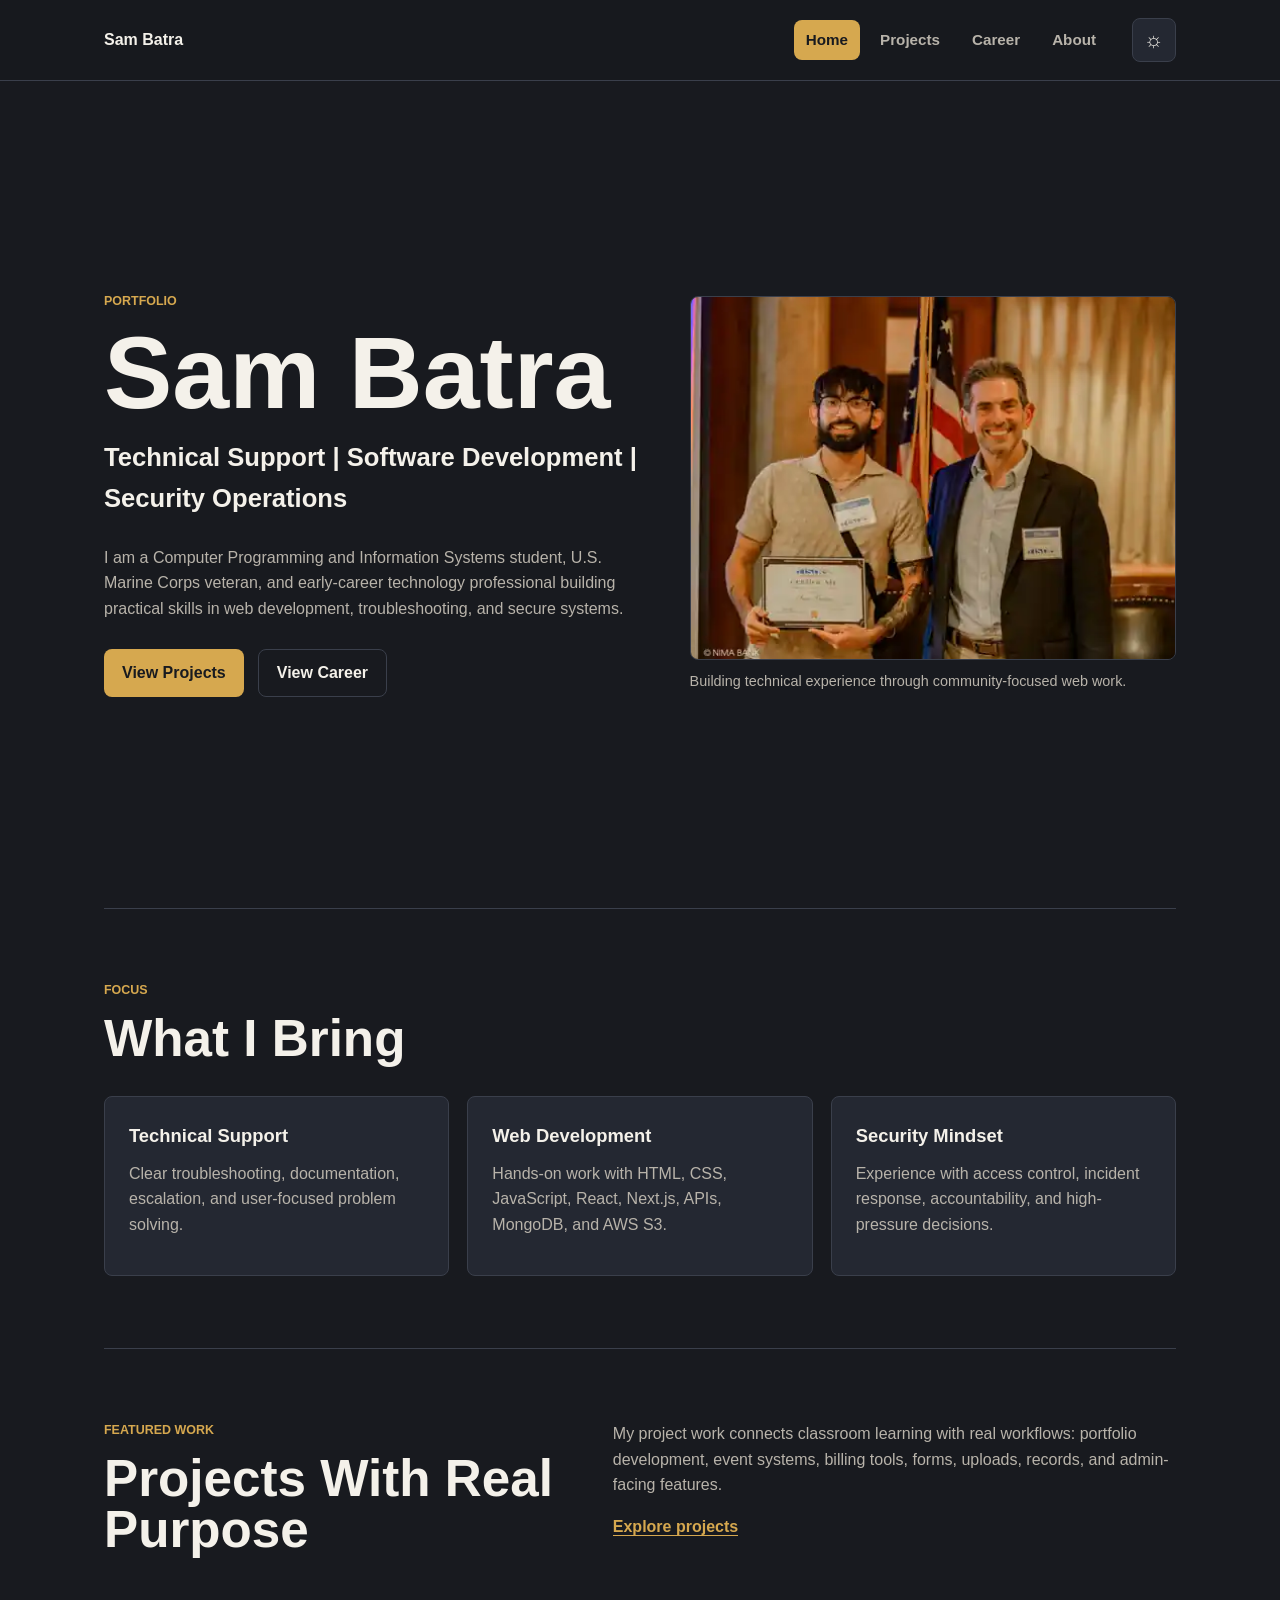
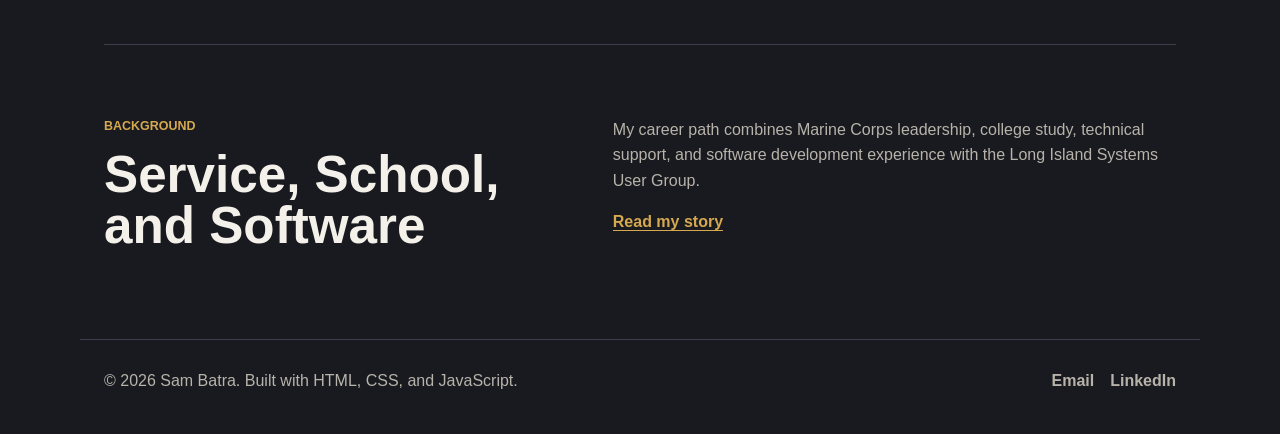
<file: index.html>
<!DOCTYPE html>
<html lang="en">
<head>
    <meta charset="UTF-8">
    <meta name="viewport" content="width=device-width, initial-scale=1.0">
    <title>Sam Batra | Portfolio</title>
    <link rel="stylesheet" href="styles.css">
    <script src="script.js" defer></script>
</head>

<body>
    <header class="site-header">
        <nav class="nav-container" aria-label="Main navigation">
            <a class="logo" href="index.html">Sam Batra</a>

            <button class="nav-toggle" type="button" aria-label="Open navigation" aria-expanded="false" aria-controls="primary-navigation">
                Menu
            </button>

            <div class="primary-nav" id="primary-navigation">
                <a class="active" href="index.html" aria-current="page">Home</a>
                <a href="projects/index.html">Projects</a>
                <a href="career/index.html">Career</a>
                <a href="about/index.html">About</a>
            </div>

            <button class="theme-toggle" type="button" aria-label="Switch to light theme" aria-pressed="false" title="Switch to light theme">
                <span class="theme-icon" aria-hidden="true">&#9788;</span>
            </button>
        </nav>
    </header>

    <main>
        <section class="hero">
            <div class="hero-content">
                <p class="eyebrow">Portfolio</p>
                <h1>Sam Batra</h1>
                <p class="hero-subtitle">Technical Support | Software Development | Security Operations</p>
                <p>
                    I am a Computer Programming and Information Systems student, U.S. Marine Corps veteran,
                    and early-career technology professional building practical skills in web development,
                    troubleshooting, and secure systems.
                </p>

                <div class="hero-actions">
                    <a class="button primary-button" href="projects/index.html">View Projects</a>
                    <a class="button secondary-button" href="career/index.html">View Career</a>
                </div>
            </div>

            <figure class="hero-media">
                <img src="images/sam_batra_lisug_horizons1.webp" alt="Sam Batra at a Long Island Systems User Group event">
                <figcaption>Building technical experience through community-focused web work.</figcaption>
            </figure>
        </section>

        <section class="section">
            <div class="section-header reveal-item">
                <p class="eyebrow">Focus</p>
                <h2>What I Bring</h2>
            </div>

            <div class="feature-grid">
                <article class="feature-card reveal-item">
                    <h3>Technical Support</h3>
                    <p>Clear troubleshooting, documentation, escalation, and user-focused problem solving.</p>
                </article>

                <article class="feature-card reveal-item" data-reveal-delay="1">
                    <h3>Web Development</h3>
                    <p>Hands-on work with HTML, CSS, JavaScript, React, Next.js, APIs, MongoDB, and AWS S3.</p>
                </article>

                <article class="feature-card reveal-item" data-reveal-delay="2">
                    <h3>Security Mindset</h3>
                    <p>Experience with access control, incident response, accountability, and high-pressure decisions.</p>
                </article>
            </div>
        </section>

        <section class="section split-section reveal-item">
            <div>
                <p class="eyebrow">Featured Work</p>
                <h2>Projects With Real Purpose</h2>
            </div>

            <div class="section-copy">
                <p>
                    My project work connects classroom learning with real workflows: portfolio development,
                    event systems, billing tools, forms, uploads, records, and admin-facing features.
                </p>
                <a class="text-link" href="projects/index.html">Explore projects</a>
            </div>
        </section>

        <section class="section split-section reveal-item">
            <div>
                <p class="eyebrow">Background</p>
                <h2>Service, School, and Software</h2>
            </div>

            <div class="section-copy">
                <p>
                    My career path combines Marine Corps leadership, college study, technical support, and
                    software development experience with the Long Island Systems User Group.
                </p>
                <a class="text-link" href="about/index.html">Read my story</a>
            </div>
        </section>
    </main>

    <footer class="site-footer">
        <p>&copy; <time class="current-year" datetime="2026">2026</time> Sam Batra. Built with HTML, CSS, and JavaScript.</p>
        <div class="footer-links">
            <a href="mailto:s.batra0609@gmail.com">Email</a>
            <a href="https://www.linkedin.com/in/sambatra223/" target="_blank" rel="noopener noreferrer">LinkedIn</a>
        </div>
    </footer>

    <button class="back-to-top" type="button" aria-label="Back to top" title="Back to top" hidden>
        <span aria-hidden="true">&#8593;</span>
    </button>
</body>
</html>
</file>
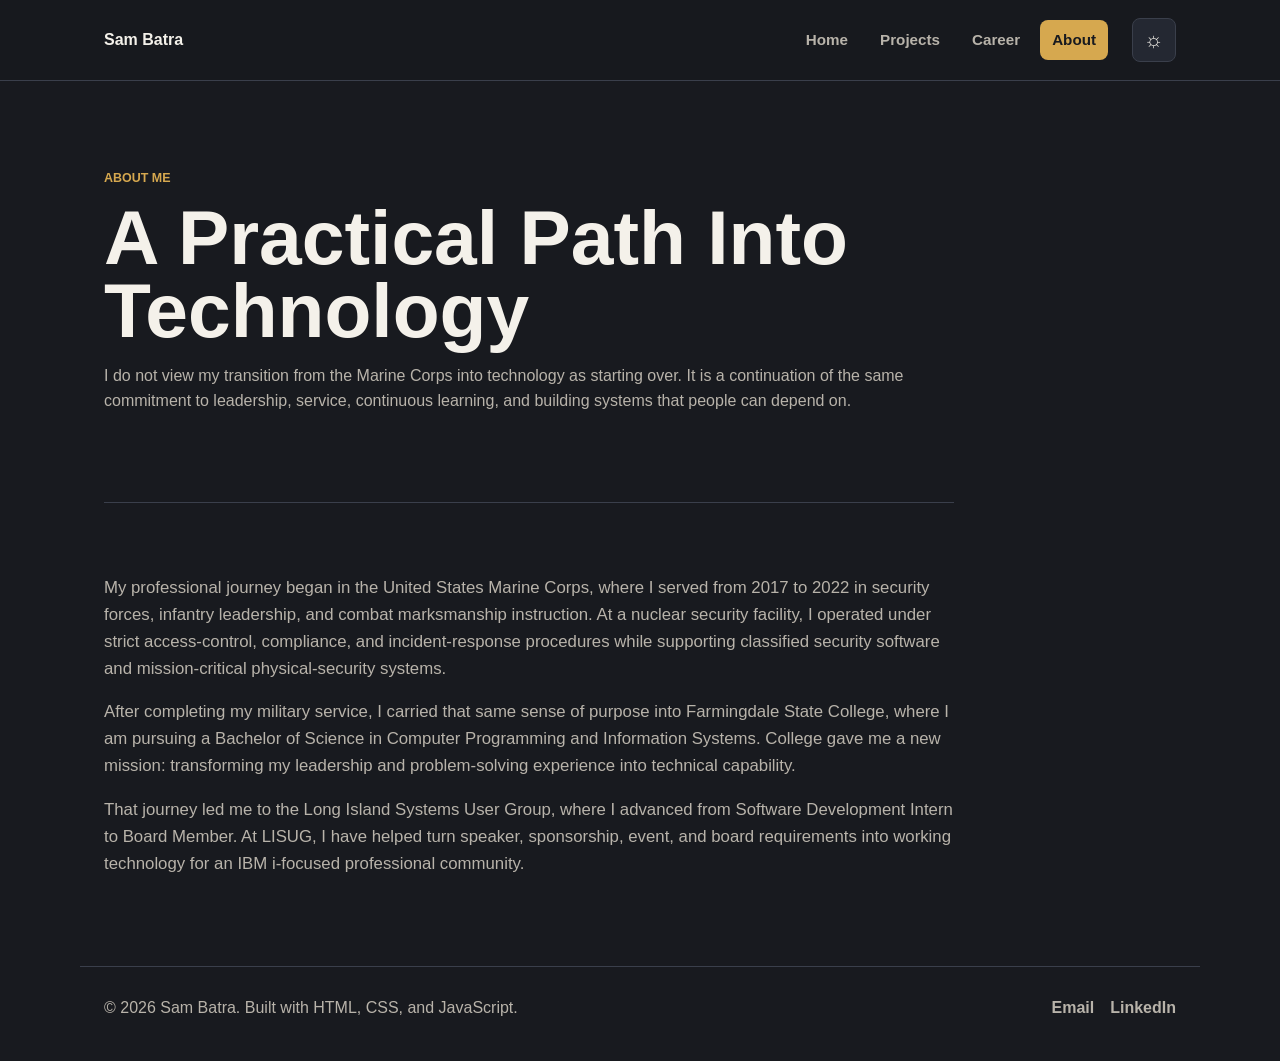
<file: about/index.html>
<!DOCTYPE html>
<html lang="en">
<head>
    <meta charset="UTF-8">
    <meta name="viewport" content="width=device-width, initial-scale=1.0">
    <title>About | Sam Batra</title>
    <link rel="stylesheet" href="../styles.css">
    <script src="../script.js" defer></script>
</head>

<body>
    <header class="site-header">
        <nav class="nav-container" aria-label="Main navigation">
            <a class="logo" href="../index.html">Sam Batra</a>

            <button class="nav-toggle" type="button" aria-label="Open navigation" aria-expanded="false" aria-controls="primary-navigation">
                Menu
            </button>

            <div class="primary-nav" id="primary-navigation">
                <a href="../index.html">Home</a>
                <a href="../projects/index.html">Projects</a>
                <a href="../career/index.html">Career</a>
                <a class="active" href="index.html" aria-current="page">About</a>
            </div>

            <button class="theme-toggle" type="button" aria-label="Switch to light theme" aria-pressed="false" title="Switch to light theme">
                <span class="theme-icon" aria-hidden="true">&#9788;</span>
            </button>
        </nav>
    </header>

    <main>
        <section class="about-hero">
            <div class="about-copy">
                <p class="eyebrow">About Me</p>
                <h1>A Practical Path Into Technology</h1>
                <p>
                    I do not view my transition from the Marine Corps into technology as starting over.
                    It is a continuation of the same commitment to leadership, service, continuous
                    learning, and building systems that people can depend on.
                </p>
            </div>
        </section>

        <section class="section story-section">
            <p class="reveal-item">
                My professional journey began in the United States Marine Corps, where I served from
                2017 to 2022 in security forces, infantry leadership, and combat marksmanship instruction.
                At a nuclear security facility, I operated under strict access-control, compliance, and
                incident-response procedures while supporting classified security software and mission-critical
                physical-security systems.
            </p>

            <p class="reveal-item">
                After completing my military service, I carried that same sense of purpose into Farmingdale
                State College, where I am pursuing a Bachelor of Science in Computer Programming and
                Information Systems. College gave me a new mission: transforming my leadership and
                problem-solving experience into technical capability.
            </p>

            <p class="reveal-item">
                That journey led me to the Long Island Systems User Group, where I advanced from Software
                Development Intern to Board Member. At LISUG, I have helped turn speaker, sponsorship,
                event, and board requirements into working technology for an IBM i-focused professional
                community.
            </p>
        </section>
    </main>

    <footer class="site-footer">
        <p>&copy; <time class="current-year" datetime="2026">2026</time> Sam Batra. Built with HTML, CSS, and JavaScript.</p>
        <div class="footer-links">
            <a href="mailto:s.batra0609@gmail.com">Email</a>
            <a href="https://www.linkedin.com/in/sambatra223/" target="_blank" rel="noopener noreferrer">LinkedIn</a>
        </div>
    </footer>

    <button class="back-to-top" type="button" aria-label="Back to top" title="Back to top" hidden>
        <span aria-hidden="true">&#8593;</span>
    </button>
</body>
</html>
</file>
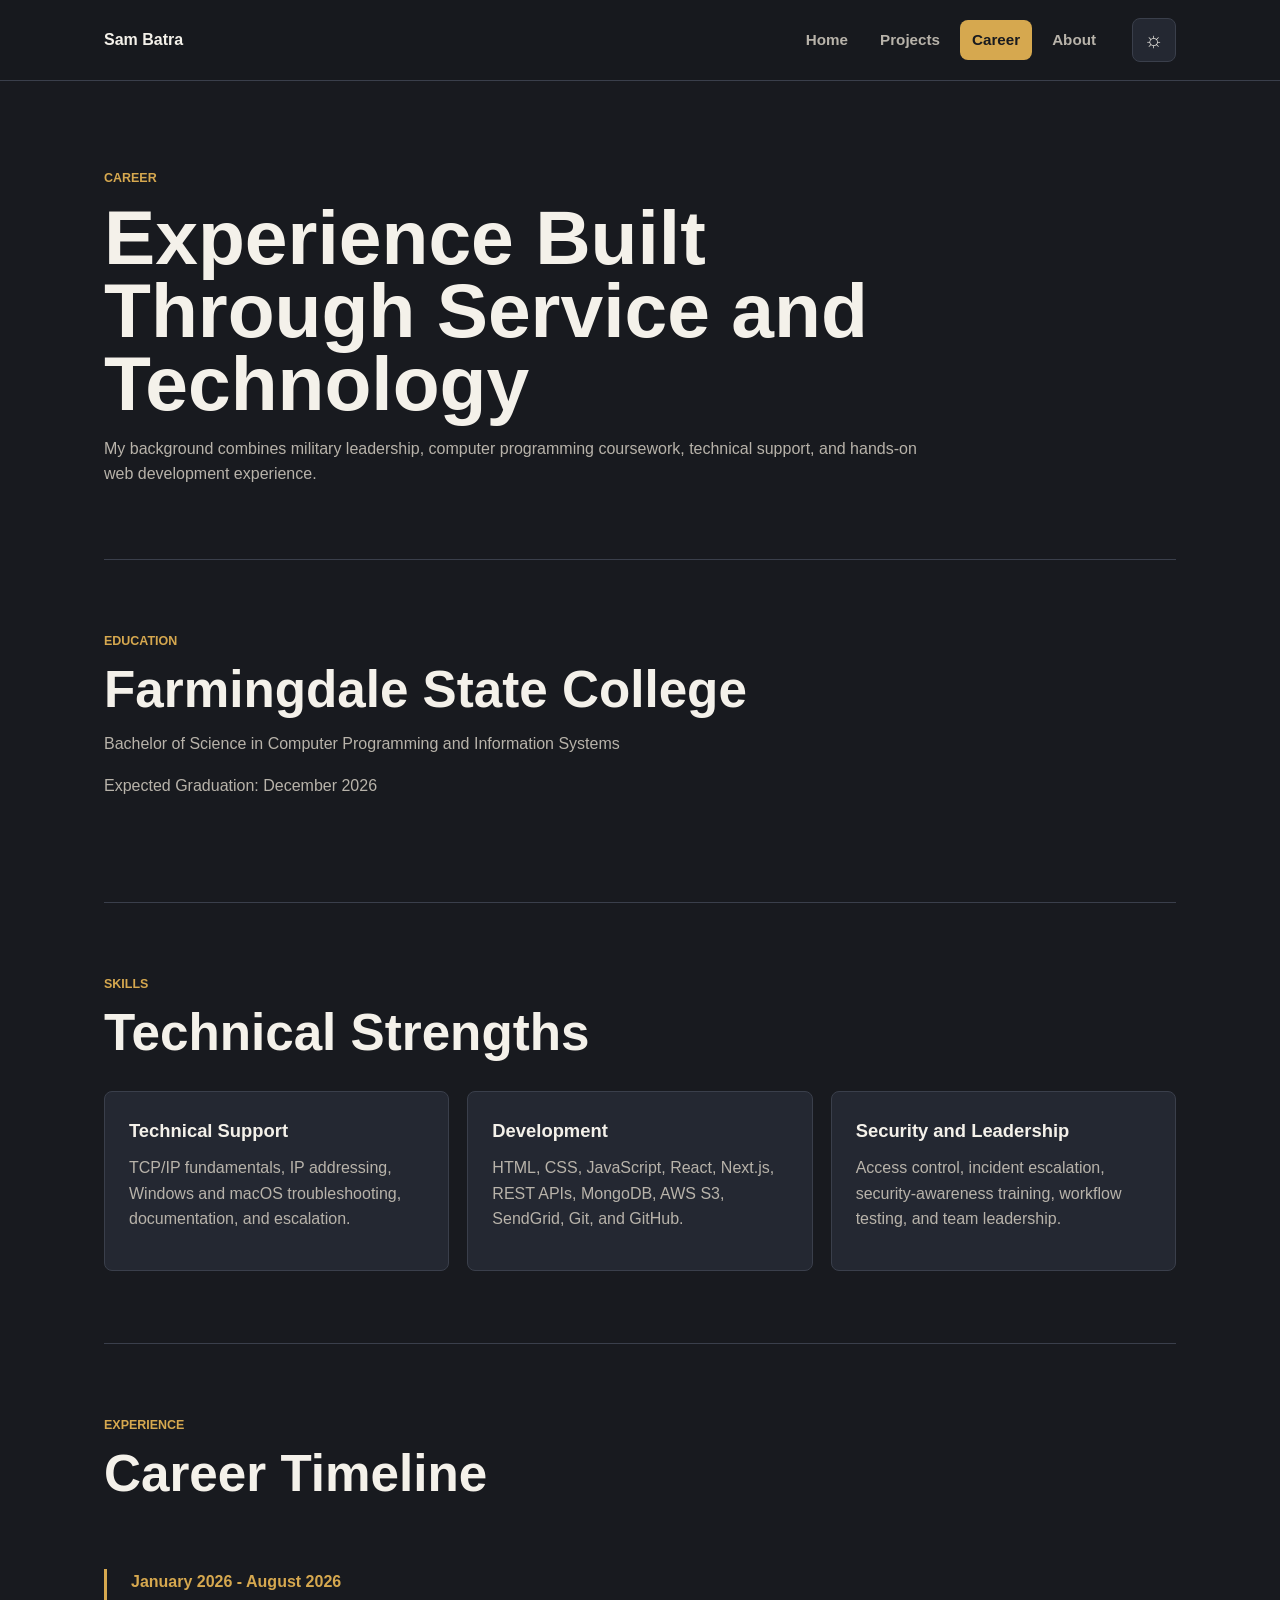
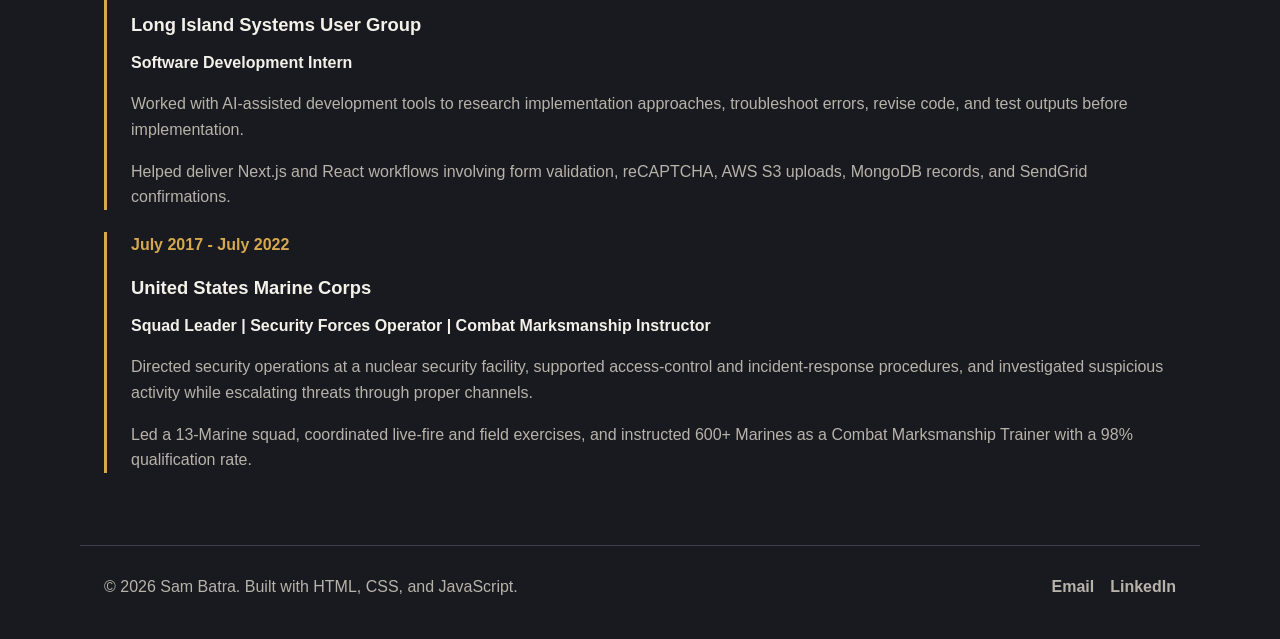
<file: career/index.html>
<!DOCTYPE html>
<html lang="en">
<head>
    <meta charset="UTF-8">
    <meta name="viewport" content="width=device-width, initial-scale=1.0">
    <title>Career | Sam Batra</title>
    <link rel="stylesheet" href="../styles.css">
    <script src="../script.js" defer></script>
</head>

<body>
    <header class="site-header">
        <nav class="nav-container" aria-label="Main navigation">
            <a class="logo" href="../index.html">Sam Batra</a>

            <button class="nav-toggle" type="button" aria-label="Open navigation" aria-expanded="false" aria-controls="primary-navigation">
                Menu
            </button>

            <div class="primary-nav" id="primary-navigation">
                <a href="../index.html">Home</a>
                <a href="../projects/index.html">Projects</a>
                <a class="active" href="index.html" aria-current="page">Career</a>
                <a href="../about/index.html">About</a>
            </div>

            <button class="theme-toggle" type="button" aria-label="Switch to light theme" aria-pressed="false" title="Switch to light theme">
                <span class="theme-icon" aria-hidden="true">&#9788;</span>
            </button>
        </nav>
    </header>

    <main>
        <section class="page-hero">
            <p class="eyebrow">Career</p>
            <h1>Experience Built Through Service and Technology</h1>
            <p>
                My background combines military leadership, computer programming coursework,
                technical support, and hands-on web development experience.
            </p>
        </section>

        <section class="section">
            <div class="section-header reveal-item">
                <p class="eyebrow">Education</p>
                <h2>Farmingdale State College</h2>
                <p>Bachelor of Science in Computer Programming and Information Systems</p>
                <p>Expected Graduation: December 2026</p>
            </div>
        </section>

        <section class="section">
            <div class="section-header reveal-item">
                <p class="eyebrow">Skills</p>
                <h2>Technical Strengths</h2>
            </div>

            <div class="feature-grid">
                <article class="feature-card reveal-item">
                    <h3>Technical Support</h3>
                    <p>TCP/IP fundamentals, IP addressing, Windows and macOS troubleshooting, documentation, and escalation.</p>
                </article>

                <article class="feature-card reveal-item" data-reveal-delay="1">
                    <h3>Development</h3>
                    <p>HTML, CSS, JavaScript, React, Next.js, REST APIs, MongoDB, AWS S3, SendGrid, Git, and GitHub.</p>
                </article>

                <article class="feature-card reveal-item" data-reveal-delay="2">
                    <h3>Security and Leadership</h3>
                    <p>Access control, incident escalation, security-awareness training, workflow testing, and team leadership.</p>
                </article>
            </div>
        </section>

        <section class="section timeline">
            <div class="section-header reveal-item">
                <p class="eyebrow">Experience</p>
                <h2>Career Timeline</h2>
            </div>

            <article class="timeline-item reveal-item">
                <p class="timeline-date">January 2026 - August 2026</p>
                <h3>Long Island Systems User Group</h3>
                <p class="role">Software Development Intern</p>
                <p>
                    Worked with AI-assisted development tools to research implementation approaches,
                    troubleshoot errors, revise code, and test outputs before implementation.
                </p>
                <p>
                    Helped deliver Next.js and React workflows involving form validation, reCAPTCHA,
                    AWS S3 uploads, MongoDB records, and SendGrid confirmations.
                </p>
            </article>

            <article class="timeline-item reveal-item">
                <p class="timeline-date">July 2017 - July 2022</p>
                <h3>United States Marine Corps</h3>
                <p class="role">Squad Leader | Security Forces Operator | Combat Marksmanship Instructor</p>
                <p>
                    Directed security operations at a nuclear security facility, supported access-control
                    and incident-response procedures, and investigated suspicious activity while escalating
                    threats through proper channels.
                </p>
                <p>
                    Led a 13-Marine squad, coordinated live-fire and field exercises, and instructed
                    600+ Marines as a Combat Marksmanship Trainer with a 98% qualification rate.
                </p>
            </article>
        </section>
    </main>

    <footer class="site-footer">
        <p>&copy; <time class="current-year" datetime="2026">2026</time> Sam Batra. Built with HTML, CSS, and JavaScript.</p>
        <div class="footer-links">
            <a href="mailto:s.batra0609@gmail.com">Email</a>
            <a href="https://www.linkedin.com/in/sambatra223/" target="_blank" rel="noopener noreferrer">LinkedIn</a>
        </div>
    </footer>

    <button class="back-to-top" type="button" aria-label="Back to top" title="Back to top" hidden>
        <span aria-hidden="true">&#8593;</span>
    </button>
</body>
</html>
</file>
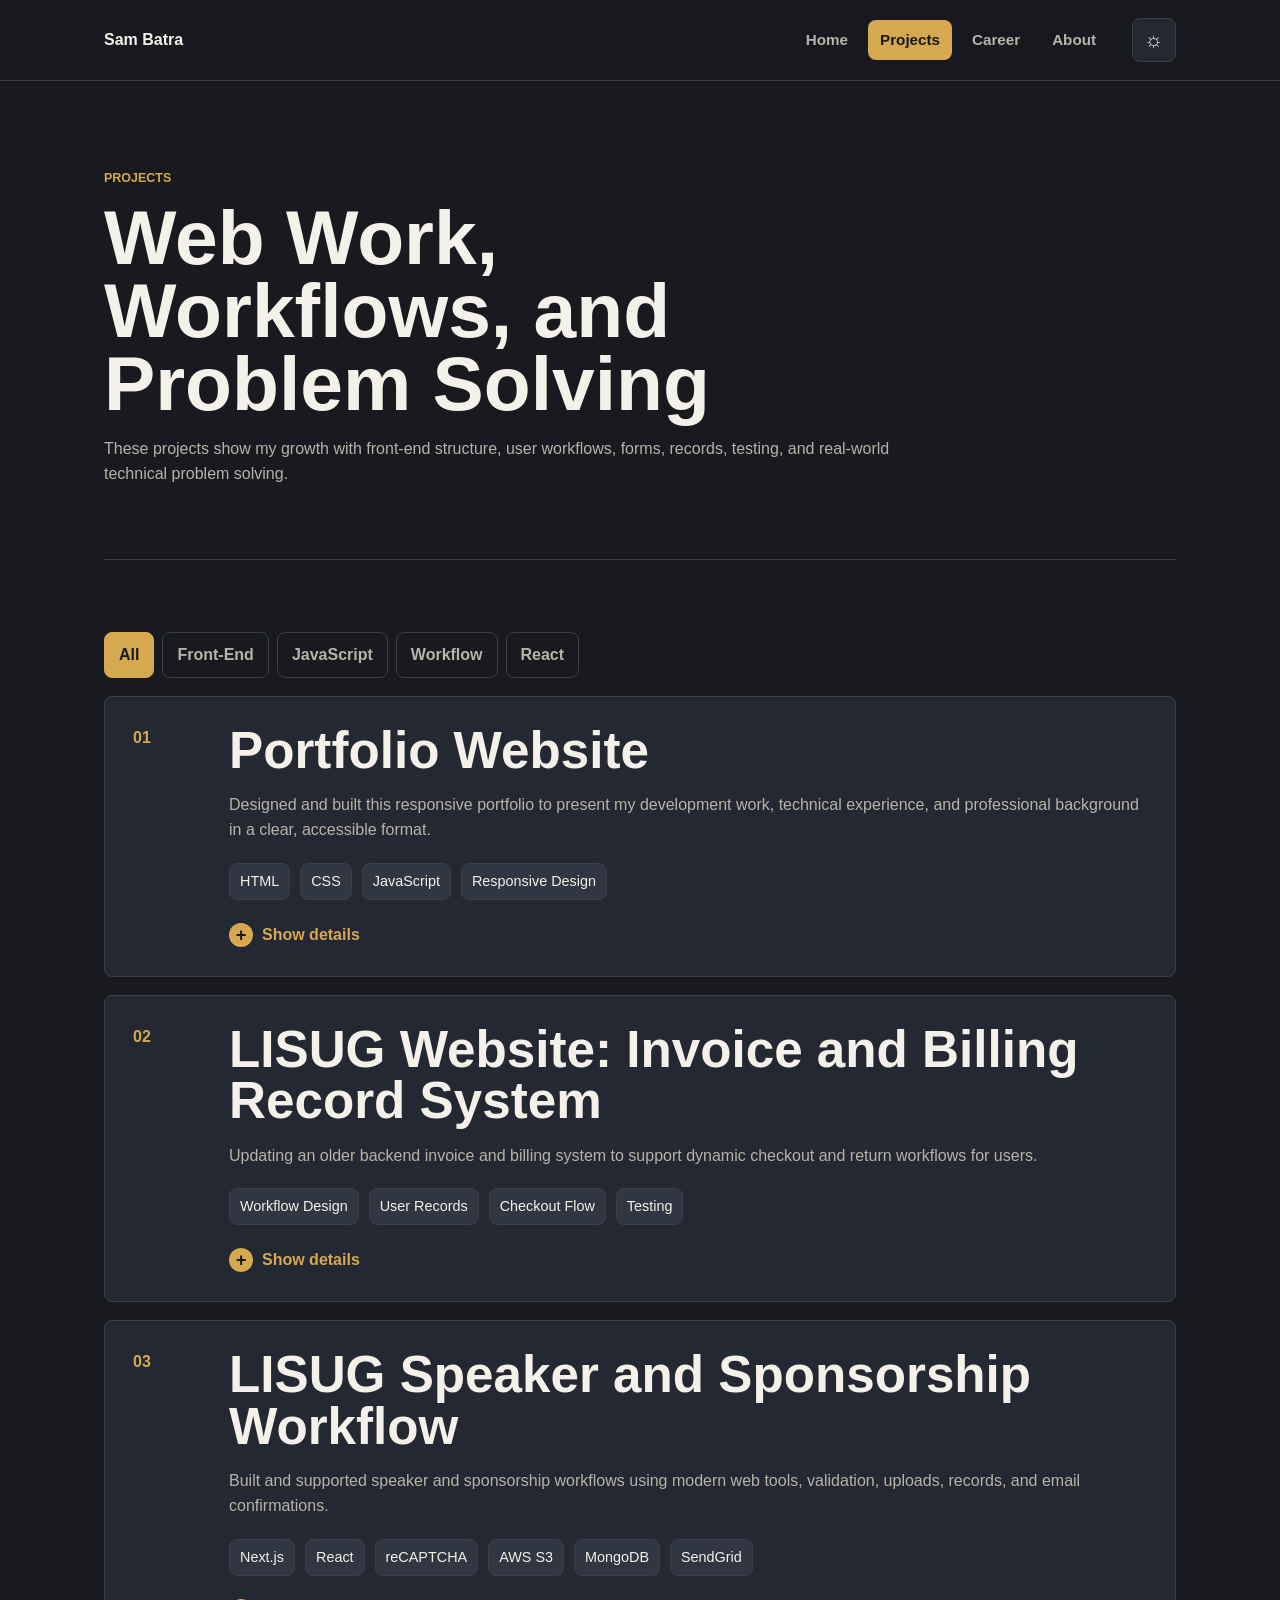
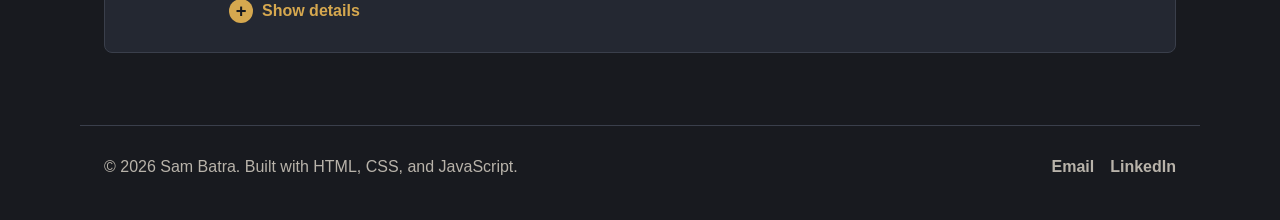
<file: projects/index.html>
<!DOCTYPE html>
<html lang="en">
<head>
    <meta charset="UTF-8">
    <meta name="viewport" content="width=device-width, initial-scale=1.0">
    <title>Projects | Sam Batra</title>
    <link rel="stylesheet" href="../styles.css">
    <script src="../script.js" defer></script>
</head>

<body>
    <header class="site-header">
        <nav class="nav-container" aria-label="Main navigation">
            <a class="logo" href="../index.html">Sam Batra</a>

            <button class="nav-toggle" type="button" aria-label="Open navigation" aria-expanded="false" aria-controls="primary-navigation">
                Menu
            </button>

            <div class="primary-nav" id="primary-navigation">
                <a href="../index.html">Home</a>
                <a class="active" href="index.html" aria-current="page">Projects</a>
                <a href="../career/index.html">Career</a>
                <a href="../about/index.html">About</a>
            </div>

            <button class="theme-toggle" type="button" aria-label="Switch to light theme" aria-pressed="false" title="Switch to light theme">
                <span class="theme-icon" aria-hidden="true">&#9788;</span>
            </button>
        </nav>
    </header>

    <main>
        <section class="page-hero">
            <p class="eyebrow">Projects</p>
            <h1>Web Work, Workflows, and Problem Solving</h1>
            <p>
                These projects show my growth with front-end structure, user workflows,
                forms, records, testing, and real-world technical problem solving.
            </p>
        </section>

        <section class="section project-list">
            <div class="project-filters reveal-item" role="group" aria-label="Filter projects by technology" hidden>
                <button type="button" data-filter="all" aria-pressed="true">All</button>
                <button type="button" data-filter="front-end" aria-pressed="false">Front-End</button>
                <button type="button" data-filter="javascript" aria-pressed="false">JavaScript</button>
                <button type="button" data-filter="workflow" aria-pressed="false">Workflow</button>
                <button type="button" data-filter="react" aria-pressed="false">React</button>
            </div>

            <article class="project-detail reveal-item" data-category="front-end javascript">
                <p class="project-number">01</p>
                <div>
                    <h2>Portfolio Website</h2>
                    <p>
                        Designed and built this responsive portfolio to present my development work,
                        technical experience, and professional background in a clear, accessible format.
                    </p>
                    <ul class="tag-list">
                        <li>HTML</li>
                        <li>CSS</li>
                        <li>JavaScript</li>
                        <li>Responsive Design</li>
                    </ul>

                    <button class="project-details-toggle" type="button" aria-expanded="false" aria-controls="portfolio-project-details">
                        <span class="details-toggle-symbol" aria-hidden="true">+</span>
                        <span class="details-toggle-label">Show details</span>
                    </button>

                    <div class="project-extra" id="portfolio-project-details" hidden>
                        <h3>What This Project Demonstrates</h3>
                        <p>
                            This project gave me practice organizing multiple pages, building responsive
                            layouts, using shared CSS, and adding accessible JavaScript interactions. I also
                            used feature branches and pull requests to document each change.
                        </p>
                    </div>
                </div>
            </article>

            <article class="project-detail reveal-item" data-category="workflow">
                <p class="project-number">02</p>
                <div>
                    <h2>LISUG Website: Invoice and Billing Record System</h2>
                    <p>
                        Updating an older backend invoice and billing system to support dynamic checkout
                        and return workflows for users.
                    </p>
                    <ul class="tag-list">
                        <li>Workflow Design</li>
                        <li>User Records</li>
                        <li>Checkout Flow</li>
                        <li>Testing</li>
                    </ul>

                    <button class="project-details-toggle" type="button" aria-expanded="false" aria-controls="billing-project-details">
                        <span class="details-toggle-symbol" aria-hidden="true">+</span>
                        <span class="details-toggle-label">Show details</span>
                    </button>

                    <div class="project-extra" id="billing-project-details" hidden>
                        <h3>Workflow Focus</h3>
                        <p>
                            The central challenge is preserving older billing records while making checkout
                            and return steps easier to follow. My work emphasizes mapping existing behavior,
                            testing changes, and documenting issues before release.
                        </p>
                    </div>
                </div>
            </article>

            <article class="project-detail reveal-item" data-category="front-end javascript workflow react">
                <p class="project-number">03</p>
                <div>
                    <h2>LISUG Speaker and Sponsorship Workflow</h2>
                    <p>
                        Built and supported speaker and sponsorship workflows using modern web tools,
                        validation, uploads, records, and email confirmations.
                    </p>
                    <ul class="tag-list">
                        <li>Next.js</li>
                        <li>React</li>
                        <li>reCAPTCHA</li>
                        <li>AWS S3</li>
                        <li>MongoDB</li>
                        <li>SendGrid</li>
                    </ul>

                    <button class="project-details-toggle" type="button" aria-expanded="false" aria-controls="speaker-project-details">
                        <span class="details-toggle-symbol" aria-hidden="true">+</span>
                        <span class="details-toggle-label">Show details</span>
                    </button>

                    <div class="project-extra" id="speaker-project-details" hidden>
                        <h3>What I Learned</h3>
                        <p>
                            This work strengthened my understanding of client-side validation, file uploads,
                            data records, and confirmation emails. I tested each step as part of a complete
                            user workflow rather than as an isolated feature.
                        </p>
                    </div>
                </div>
            </article>
        </section>
    </main>

    <footer class="site-footer">
        <p>&copy; <time class="current-year" datetime="2026">2026</time> Sam Batra. Built with HTML, CSS, and JavaScript.</p>
        <div class="footer-links">
            <a href="mailto:s.batra0609@gmail.com">Email</a>
            <a href="https://www.linkedin.com/in/sambatra223/" target="_blank" rel="noopener noreferrer">LinkedIn</a>
        </div>
    </footer>

    <button class="back-to-top" type="button" aria-label="Back to top" title="Back to top" hidden>
        <span aria-hidden="true">&#8593;</span>
    </button>
</body>
</html>
</file>
<file: styles.css>
/*
  these css custom properties store reusable colors for the default dark theme
  --background is the main page color, --surface and --surface-light are card and tag colors,
  --text is the main text color, --muted is the softer paragraph color, --gold and --teal are
  accent colors, --border is used for outlines, and --header-background colors the sticky header
*/
:root {
  --background: #181a1f;
  --surface: #242832;
  --surface-light: #303642;
  --text: #f4f1ea;
  --muted: #b8b3aa;
  --gold: #d6a84f;
  --teal: #4e9a8e;
  --border: #3a3f4b;
  --header-background: rgba(24, 26, 31, 0.94);
  color-scheme: dark;
}

/* when javascript selects the light theme, this block replaces the same custom properties with lighter colors */
:root[data-theme="light"] {
  --background: #f4f6f8;
  --surface: #ffffff;
  --surface-light: #e7ebef;
  --text: #171b20;
  --muted: #59636d;
  --gold: #936000;
  --teal: #24786d;
  --border: #cbd2d9;
  --header-background: rgba(244, 246, 248, 0.94);
  color-scheme: light;
}

/* applies border-box sizing to every element so padding and borders stay inside the set width and height */
* {
  box-sizing: border-box;
}

/* sets the default font, colors, spacing, and theme transition for the whole visible page */
body {
  margin: 0;
  font-family: Arial, Helvetica, sans-serif;
  background-color: var(--background);
  color: var(--text);
  line-height: 1.6;
  transition: background-color 180ms ease, color 180ms ease;
}

/* keeps every image inside its container and removes the small inline-image gap */
img {
  display: block;
  max-width: 100%;
}

/* makes regular links inherit their text color from the element around them */
a {
  color: inherit;
}

/* styles the header that stays at the top of the browser while the visitor scrolls */
.site-header {
  position: sticky;
  top: 0;
  z-index: 10;
  background-color: var(--header-background);
  border-bottom: 1px solid var(--border);
  transition: background-color 180ms ease, border-color 180ms ease;
}

/* lays out the logo, navigation links, and header buttons inside the centered header area */
.nav-container {
  max-width: 1120px;
  margin: 0 auto;
  padding: 18px 24px;
  display: flex;
  align-items: center;
  justify-content: space-between;
  gap: 24px;
}

/* styles the Sam Batra logo link shown at the start of the navigation */
.logo {
  color: var(--text);
  text-decoration: none;
  font-weight: 700;
  letter-spacing: 0;
}

/* arranges the main desktop navigation links in a horizontal row */
.primary-nav {
  display: flex;
  align-items: center;
  gap: 8px;
  margin-left: auto;
}

/* styles each individual link inside the main navigation */
.primary-nav a {
  color: var(--muted);
  text-decoration: none;
  font-size: 0.95rem;
  font-weight: 700;
  padding: 8px 12px;
  border-radius: 8px;
}

/* highlights the navigation link being hovered or representing the current page */
.primary-nav a:hover,
.primary-nav a.active {
  color: var(--background);
  background-color: var(--gold);
}

/* hides the mobile menu button until the small-screen media query needs it */
.nav-toggle {
  display: none;
}

/* styles the button that switches between the dark and light themes */
.theme-toggle {
  display: inline-flex;
  align-items: center;
  justify-content: center;
  flex: 0 0 44px;
  width: 44px;
  height: 44px;
  padding: 0;
  color: var(--text);
  background-color: var(--surface);
  border: 1px solid var(--border);
  border-radius: 8px;
  cursor: pointer;
  transition: color 180ms ease, background-color 180ms ease, border-color 180ms ease;
}

/* changes the theme button while it is hovered or focused with a keyboard */
.theme-toggle:hover,
.theme-toggle:focus-visible {
  color: var(--gold);
  border-color: var(--gold);
}

/* controls the size and alignment of the sun or moon inside the theme button */
.theme-icon {
  font-size: 1.35rem;
  line-height: 1;
}

/* limits and centers the main content area shared by every page */
main {
  max-width: 1120px;
  margin: 0 auto;
  padding: 0 24px;
}

/* creates the two-column introduction section at the top of the home page */
.hero {
  min-height: calc(100vh - 73px);
  display: grid;
  grid-template-columns: minmax(0, 1.05fr) minmax(280px, 0.95fr);
  align-items: center;
  gap: 48px;
  padding: 72px 0;
}

/* limits the width of the heading and paragraphs inside the home hero */
.hero-content {
  max-width: 680px;
}

/* formats small uppercase labels such as Portfolio, Focus, and Background */
.eyebrow {
  margin: 0 0 12px;
  color: var(--gold);
  font-size: 0.78rem;
  font-weight: 700;
  text-transform: uppercase;
}

/* removes the browser's default top margin from headings and paragraphs */
h1,
h2,
h3,
p {
  margin-top: 0;
}

/* styles every main page heading marked with an h1 element */
h1 {
  margin-bottom: 16px;
  font-size: clamp(2.8rem, 8vw, 6.5rem);
  line-height: 0.95;
}

/* styles second-level section headings throughout the site */
h2 {
  margin-bottom: 16px;
  font-size: clamp(2rem, 4vw, 3.5rem);
  line-height: 1;
}

/* controls the size and spacing of third-level headings */
h3 {
  margin-bottom: 10px;
  font-size: 1.15rem;
}

/* gives all paragraph text the softer color stored in the --muted custom property */
p {
  color: var(--muted);
}

/* emphasizes the technical specialties shown directly below the home-page name */
.hero-subtitle {
  color: var(--text);
  font-size: clamp(1.15rem, 3vw, 1.6rem);
  font-weight: 700;
}

/* arranges the View Projects and View Career links beneath the hero copy */
.hero-actions {
  display: flex;
  flex-wrap: wrap;
  gap: 14px;
  margin-top: 28px;
}

/* provides the shared button shape and alignment used by hero action links */
.button {
  display: inline-flex;
  align-items: center;
  justify-content: center;
  min-height: 44px;
  padding: 10px 18px;
  border-radius: 8px;
  text-decoration: none;
  font-weight: 700;
}

/* gives the main View Projects button its filled gold appearance */
.primary-button {
  color: var(--background);
  background-color: var(--gold);
}

/* gives the secondary View Career button its outlined appearance */
.secondary-button {
  color: var(--text);
  border: 1px solid var(--border);
}

/* removes the default figure margin around the home hero photo */
.hero-media {
  margin: 0;
}

/* sizes and crops only the image inside the home hero figure */
.hero-media img {
  width: 100%;
  aspect-ratio: 4 / 3;
  object-fit: cover;
  border-radius: 8px;
  border: 1px solid var(--border);
}

/* formats captions placed below figures such as the home hero photo */
figcaption {
  margin-top: 10px;
  color: var(--muted);
  font-size: 0.9rem;
}

/* adds vertical spacing and a top divider to each reusable content section */
.section {
  padding: 72px 0;
  border-top: 1px solid var(--border);
}

/* limits and spaces the heading area at the beginning of a section */
.section-header {
  max-width: 720px;
  margin-bottom: 32px;
}

/* arranges the three skill or feature cards in equal columns */
.feature-grid {
  display: grid;
  grid-template-columns: repeat(3, 1fr);
  gap: 18px;
}

/* styles each individual card inside a feature grid */
.feature-card {
  min-height: 180px;
  padding: 24px;
  background-color: var(--surface);
  border: 1px solid var(--border);
  border-radius: 8px;
}

/* removes extra bottom space from paragraphs located inside feature cards */
.feature-card p {
  margin-bottom: 0;
}

/* divides selected sections into a heading column and a copy column */
.split-section {
  display: grid;
  grid-template-columns: minmax(0, 0.9fr) minmax(280px, 1.1fr);
  gap: 48px;
  align-items: start;
}

/* limits the width of the paragraph and link side of a split section */
.section-copy {
  max-width: 620px;
}

/* styles inline calls to action such as Explore projects and Read my story */
.text-link {
  color: var(--gold);
  font-weight: 700;
  text-decoration: none;
  border-bottom: 1px solid currentColor;
}

/* changes an inline text link to teal while the visitor hovers over it */
.text-link:hover {
  color: var(--teal);
}

/* controls the width and spacing of the introduction at the top of inner pages */
.page-hero {
  max-width: 820px;
  padding: 88px 0 56px;
}

/* resizes h1 headings specifically inside page heroes and the about-page copy area */
.page-hero h1,
.about-copy h1 {
  font-size: clamp(2.4rem, 6vw, 5rem);
}

/* stacks the project filter controls and project entries with consistent spacing */
.project-list {
  display: grid;
  gap: 18px;
}

/* arranges the project filter buttons in a row that can wrap onto new lines */
.project-filters {
  display: flex;
  flex-wrap: wrap;
  gap: 8px;
}

/* styles every button located inside the project filter controls */
.project-filters button {
  min-height: 44px;
  padding: 9px 14px;
  color: var(--muted);
  font: inherit;
  font-weight: 700;
  background-color: transparent;
  border: 1px solid var(--border);
  border-radius: 8px;
  cursor: pointer;
}

/* highlights a project filter button while it is hovered or focused with a keyboard */
.project-filters button:hover,
.project-filters button:focus-visible {
  color: var(--text);
  border-color: var(--gold);
}

/* marks the project filter whose aria-pressed value says it is currently selected */
.project-filters button[aria-pressed="true"] {
  color: var(--background);
  background-color: var(--gold);
  border-color: var(--gold);
}

/* creates the numbered two-column layout used by each project entry */
.project-detail {
  display: grid;
  grid-template-columns: 72px 1fr;
  gap: 24px;
  padding: 28px;
  background-color: var(--surface);
  border: 1px solid var(--border);
  border-radius: 8px;
}

/* removes a project entry from the layout when javascript gives it the hidden attribute */
.project-detail[hidden] {
  display: none;
}

/* gives project numbers and career timeline dates the same gold emphasis */
.project-number,
.timeline-date {
  color: var(--gold);
  font-weight: 700;
}

/* removes list bullets and arranges each project's technology tags in a wrapping row */
.tag-list {
  list-style: none;
  display: flex;
  flex-wrap: wrap;
  gap: 10px;
  margin: 20px 0 0;
  padding: 0;
}

/* styles each individual list item inside a technology tag list */
.tag-list li {
  color: var(--text);
  padding: 6px 10px;
  background-color: var(--surface-light);
  border: 1px solid var(--border);
  border-radius: 8px;
  font-size: 0.9rem;
}

/* styles the Show details and Hide details button inside every project entry */
.project-details-toggle {
  display: inline-flex;
  align-items: center;
  gap: 9px;
  margin-top: 22px;
  padding: 0;
  color: var(--gold);
  font: inherit;
  font-weight: 700;
  background-color: transparent;
  border: 0;
  cursor: pointer;
}

/* changes a project details button while it is hovered or focused with a keyboard */
.project-details-toggle:hover,
.project-details-toggle:focus-visible {
  color: var(--teal);
}

/* creates the circular plus symbol displayed inside a project details button */
.details-toggle-symbol {
  display: inline-flex;
  align-items: center;
  justify-content: center;
  width: 24px;
  height: 24px;
  color: var(--background);
  background-color: var(--gold);
  border-radius: 50%;
  font-size: 1.15rem;
  line-height: 1;
  transition: transform 180ms ease, background-color 180ms ease;
}

/* changes the circular symbol when its parent details button is hovered or focused */
.project-details-toggle:hover .details-toggle-symbol,
.project-details-toggle:focus-visible .details-toggle-symbol {
  background-color: var(--teal);
}

/* rotates the plus symbol when the details button reports that its panel is expanded */
.project-details-toggle[aria-expanded="true"] .details-toggle-symbol {
  transform: rotate(45deg);
}

/* separates the expanded project information from the main project summary */
.project-extra {
  margin-top: 20px;
  padding-top: 20px;
  border-top: 1px solid var(--border);
}

/* removes the extra project information while it has the hidden attribute */
.project-extra[hidden] {
  display: none;
}

/* tightens the bottom spacing of headings inside expanded project information */
.project-extra h3 {
  margin-bottom: 8px;
}

/* limits and spaces paragraphs found inside expanded project information */
.project-extra p {
  max-width: 780px;
  margin-bottom: 0;
}

/* gives every scroll-reveal item a default animation delay of zero milliseconds */
.reveal-item {
  --reveal-delay: 0ms;
}

/* adds a short delay to reveal items marked with a data-reveal-delay value of 1 */
.reveal-item[data-reveal-delay="1"] {
  --reveal-delay: 90ms;
}

/* adds a longer delay to reveal items marked with a data-reveal-delay value of 2 */
.reveal-item[data-reveal-delay="2"] {
  --reveal-delay: 180ms;
}

/* sets the transparent, lowered starting position for reveal items prepared by javascript */
.reveal-item.is-reveal-ready {
  opacity: 0;
  transform: translateY(22px);
  transition:
    opacity 520ms ease var(--reveal-delay),
    transform 520ms ease var(--reveal-delay);
}

/* returns prepared reveal items to full visibility when javascript marks them visible */
.reveal-item.is-reveal-ready.is-visible {
  opacity: 1;
  transform: translateY(0);
}

/* stacks all entries inside the career timeline with equal spacing */
.timeline {
  display: grid;
  gap: 22px;
}

/* adds the gold vertical line and left spacing to each career timeline entry */
.timeline-item {
  padding-left: 24px;
  border-left: 3px solid var(--gold);
}

/* removes extra bottom space from the final paragraph in each timeline entry */
.timeline-item p:last-child {
  margin-bottom: 0;
}

/* emphasizes job titles or position names that use the role class */
.role {
  color: var(--text);
  font-weight: 700;
}

/* controls the width and vertical spacing of the about-page introduction */
.about-hero {
  max-width: 850px;
  padding: 88px 0 72px;
}

/* limits the line length of the personal story section on the about page */
.story-section {
  max-width: 850px;
}

/* slightly enlarges paragraphs located inside the about-page story section */
.story-section p {
  font-size: 1.05rem;
}

/* arranges the copyright text and contact links across the footer */
.site-footer {
  max-width: 1120px;
  margin: 0 auto;
  padding: 28px 24px 40px;
  display: flex;
  justify-content: space-between;
  gap: 24px;
  border-top: 1px solid var(--border);
}

/* removes extra bottom spacing from paragraphs placed inside the footer */
.site-footer p {
  margin-bottom: 0;
}

/* displays the footer contact links next to one another */
.footer-links {
  display: flex;
  gap: 16px;
}

/* styles each individual link inside the footer link group */
.footer-links a {
  color: var(--muted);
  text-decoration: none;
  font-weight: 700;
}

/* changes a footer link to gold while the visitor hovers over it */
.footer-links a:hover {
  color: var(--gold);
}

/* positions and styles the fixed button that returns the visitor to the page top */
.back-to-top {
  position: fixed;
  right: max(20px, calc((100vw - 1120px) / 2));
  bottom: 24px;
  z-index: 9;
  display: inline-flex;
  align-items: center;
  justify-content: center;
  width: 48px;
  height: 48px;
  padding: 0;
  color: var(--background);
  background-color: var(--gold);
  border: 1px solid var(--gold);
  border-radius: 8px;
  opacity: 0;
  visibility: hidden;
  transform: translateY(12px);
  pointer-events: none;
  cursor: pointer;
  transition:
    opacity 180ms ease,
    transform 180ms ease,
    background-color 180ms ease,
    border-color 180ms ease;
}

/* reveals the back-to-top button after javascript adds the is-visible class */
.back-to-top.is-visible {
  opacity: 1;
  visibility: visible;
  transform: translateY(0);
  pointer-events: auto;
}

/* changes the back-to-top button to teal while it is hovered or keyboard focused */
.back-to-top:hover,
.back-to-top:focus-visible {
  background-color: var(--teal);
  border-color: var(--teal);
}

/* controls the size and line spacing of the arrow inside the back-to-top button */
.back-to-top span {
  font-size: 1.5rem;
  line-height: 1;
}

/* this changes the navigation and page layouts to fit screens that are 760 pixels wide or smaller */
@media (max-width: 760px) {
  /* stacks the navigation container and footer content vertically on small screens */
  .nav-container,
  .site-footer {
    align-items: flex-start;
    flex-direction: column;
  }

  /* keeps the logo and header buttons in a wrapping row on small screens */
  .nav-container {
    align-items: center;
    flex-flow: row wrap;
  }

  /* reveals and styles the mobile Menu button on small screens */
  .nav-toggle {
    display: inline-flex;
    align-items: center;
    justify-content: center;
    min-width: 72px;
    min-height: 44px;
    margin-left: 0;
    padding: 8px 12px;
    color: var(--text);
    font: inherit;
    font-weight: 700;
    background-color: transparent;
    border: 1px solid var(--border);
    border-radius: 8px;
    cursor: pointer;
  }

  /* highlights the mobile Menu button while it is hovered or keyboard focused */
  .nav-toggle:hover,
  .nav-toggle:focus-visible {
    color: var(--gold);
    border-color: var(--gold);
  }

  /* hides the main navigation and prepares its links as a full-width mobile list */
  .primary-nav {
    display: none;
    flex-direction: column;
    flex-basis: 100%;
    width: 100%;
    gap: 4px;
    order: 4;
    margin-left: 0;
  }

  /* places the logo first in the mobile header row */
  .logo {
    order: 1;
  }

  /* places the theme button second and pushes it toward the right side */
  .theme-toggle {
    order: 2;
    margin-left: auto;
  }

  /* places the mobile Menu button third in the header row */
  .nav-toggle {
    order: 3;
  }

  /* displays the mobile navigation when javascript adds the is-open class */
  .primary-nav.is-open {
    display: flex;
  }

  /* makes each navigation link fill the available width of the mobile menu */
  .primary-nav a {
    width: 100%;
  }

  /* changes the hero, split sections, and project entries to single-column layouts */
  .hero,
  .split-section,
  .project-detail {
    grid-template-columns: 1fr;
  }

  /* removes the desktop hero height and reduces its spacing on small screens */
  .hero {
    min-height: auto;
    padding: 56px 0;
  }

  /* stacks all feature cards into one column on small screens */
  .feature-grid {
    grid-template-columns: 1fr;
  }

  /* reduces the gap between the project number and content in mobile project entries */
  .project-detail {
    gap: 8px;
  }

  /* moves the back-to-top button closer to the bottom-right corner on small screens */
  .back-to-top {
    right: 16px;
    bottom: 16px;
  }
}

/* this removes animation for visitors who have reduced motion turned on in their device settings */
@media (prefers-reduced-motion: reduce) {
  /* turns off transitions on the main interface elements that normally animate */
  body,
  .site-header,
  .theme-toggle,
  .details-toggle-symbol,
  .back-to-top {
    transition: none;
  }

  /* keeps scroll-reveal items visible and stationary instead of animating them */
  .reveal-item.is-reveal-ready,
  .reveal-item.is-reveal-ready.is-visible {
    opacity: 1;
    transform: none;
    transition: none;
  }
}
</file>
